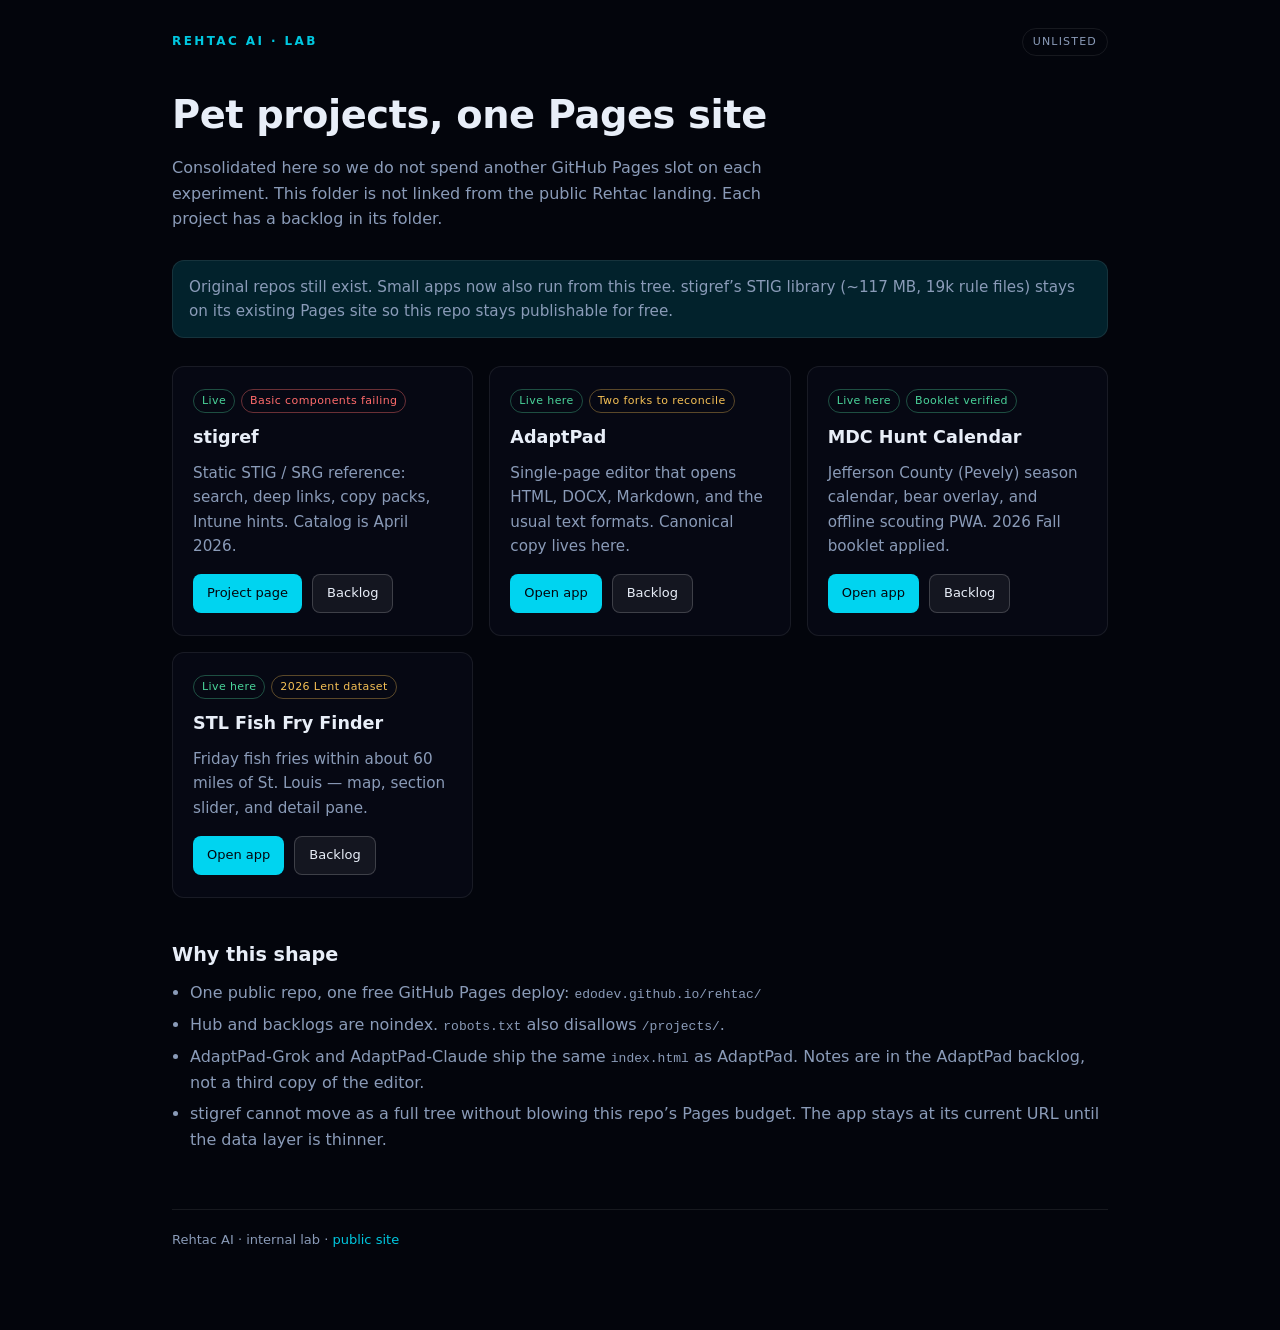
<file: projects/index.html>
<!DOCTYPE html>
<html lang="en">
<head>
  <meta charset="UTF-8" />
  <meta name="viewport" content="width=device-width, initial-scale=1.0" />
  <meta name="robots" content="noindex, nofollow" />
  <title>Projects — Rehtac lab</title>
  <link rel="stylesheet" href="./_assets/lab.css" />
</head>
<body>
  <div class="wrap">
    <div class="top">
      <div class="brand">Rehtac AI · Lab</div>
      <div class="unlisted">Unlisted</div>
    </div>
    <h1>Pet projects, one Pages site</h1>
    <p class="lede">
      Consolidated here so we do not spend another GitHub Pages slot on each experiment.
      This folder is not linked from the public Rehtac landing. Each project has a backlog in its folder.
    </p>
    <div class="banner">
      Original repos still exist. Small apps now also run from this tree.
      stigref’s STIG library (~117 MB, 19k rule files) stays on its existing Pages site so this repo stays publishable for free.
    </div>

    <div class="grid">
      <article class="card">
        <div class="meta">
          <span class="chip live">Live</span>
          <span class="chip fail">Basic components failing</span>
        </div>
        <h2>stigref</h2>
        <p>Static STIG / SRG reference: search, deep links, copy packs, Intune hints. Catalog is April 2026.</p>
        <div class="actions">
          <a class="btn btn-primary" href="./stigref/">Project page</a>
          <a class="btn btn-ghost" href="./stigref/backlog.html">Backlog</a>
        </div>
      </article>

      <article class="card">
        <div class="meta">
          <span class="chip live">Live here</span>
          <span class="chip warn">Two forks to reconcile</span>
        </div>
        <h2>AdaptPad</h2>
        <p>Single-page editor that opens HTML, DOCX, Markdown, and the usual text formats. Canonical copy lives here.</p>
        <div class="actions">
          <a class="btn btn-primary" href="./adaptpad/">Open app</a>
          <a class="btn btn-ghost" href="./adaptpad/backlog.html">Backlog</a>
        </div>
      </article>

      <article class="card">
        <div class="meta">
          <span class="chip live">Live here</span>
          <span class="chip live">Booklet verified</span>
        </div>
        <h2>MDC Hunt Calendar</h2>
        <p>Jefferson County (Pevely) season calendar, bear overlay, and offline scouting PWA. 2026 Fall booklet applied.</p>
        <div class="actions">
          <a class="btn btn-primary" href="./mdc-hunt-calendar/">Open app</a>
          <a class="btn btn-ghost" href="./mdc-hunt-calendar/backlog.html">Backlog</a>
        </div>
      </article>

      <article class="card">
        <div class="meta">
          <span class="chip live">Live here</span>
          <span class="chip warn">2026 Lent dataset</span>
        </div>
        <h2>STL Fish Fry Finder</h2>
        <p>Friday fish fries within about 60 miles of St. Louis — map, section slider, and detail pane.</p>
        <div class="actions">
          <a class="btn btn-primary" href="./stl-fish-fry-finder/">Open app</a>
          <a class="btn btn-ghost" href="./stl-fish-fry-finder/backlog.html">Backlog</a>
        </div>
      </article>
    </div>

    <section class="section">
      <h2>Why this shape</h2>
      <ul>
        <li>One public repo, one free GitHub Pages deploy: <code>edodev.github.io/rehtac/</code></li>
        <li>Hub and backlogs are noindex. <code>robots.txt</code> also disallows <code>/projects/</code>.</li>
        <li>AdaptPad-Grok and AdaptPad-Claude ship the same <code>index.html</code> as AdaptPad. Notes are in the AdaptPad backlog, not a third copy of the editor.</li>
        <li>stigref cannot move as a full tree without blowing this repo’s Pages budget. The app stays at its current URL until the data layer is thinner.</li>
      </ul>
    </section>

    <footer>
      <p>Rehtac AI · internal lab · <a href="../">public site</a></p>
    </footer>
  </div>
</body>
</html>
</file>
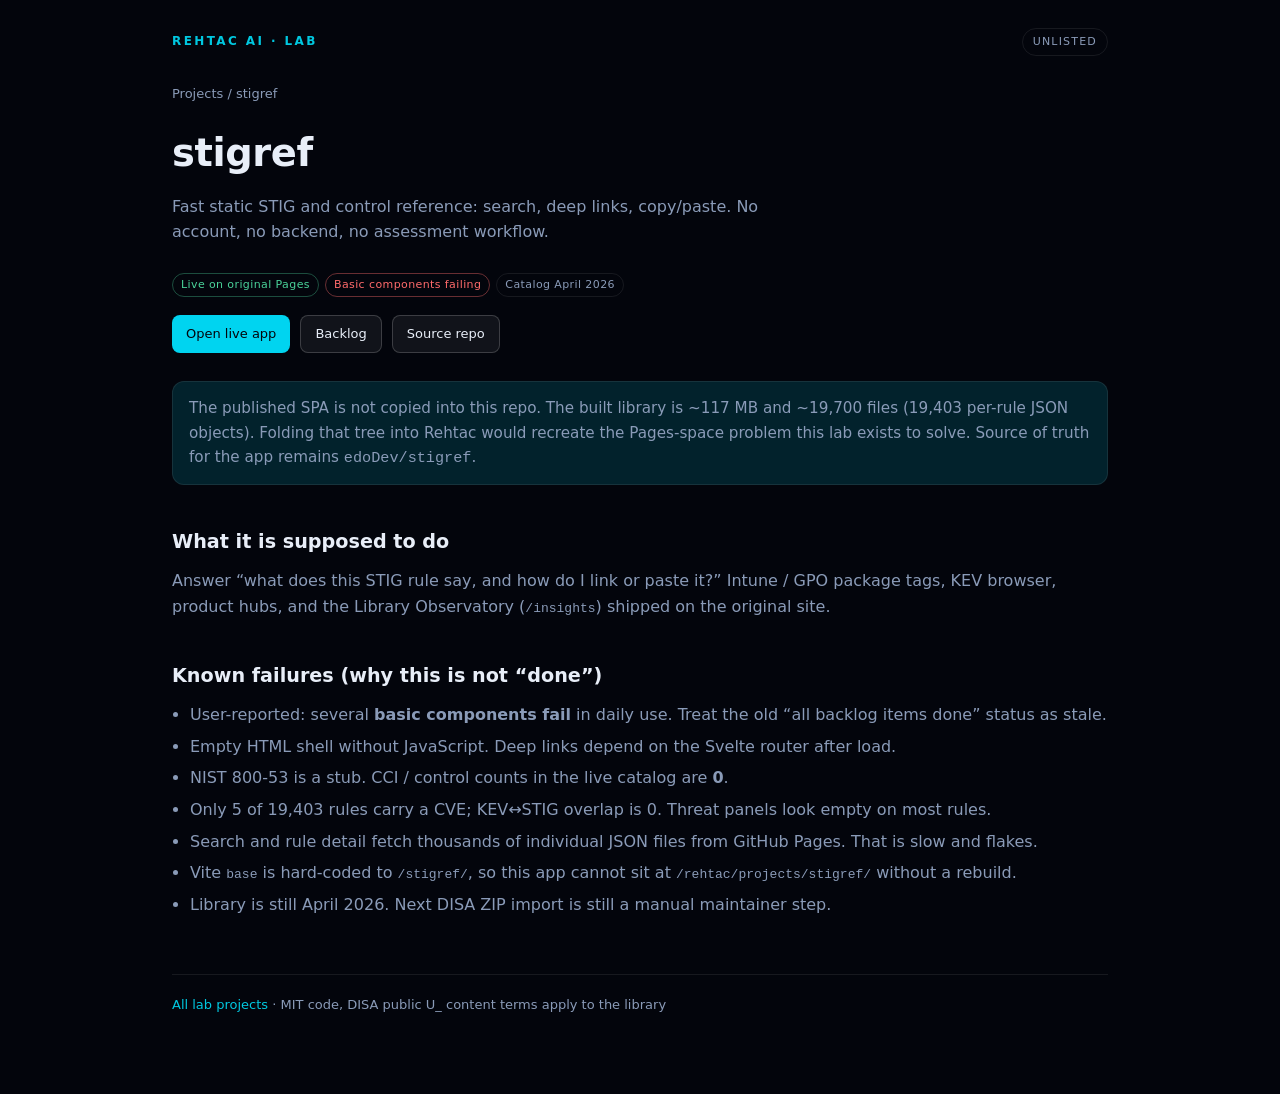
<file: projects/stigref/index.html>
<!DOCTYPE html>
<html lang="en">
<head>
  <meta charset="UTF-8" />
  <meta name="viewport" content="width=device-width, initial-scale=1.0" />
  <meta name="robots" content="noindex, nofollow" />
  <title>stigref — Rehtac lab</title>
  <link rel="stylesheet" href="../_assets/lab.css" />
</head>
<body>
  <div class="wrap">
    <div class="top">
      <div class="brand">Rehtac AI · Lab</div>
      <div class="unlisted">Unlisted</div>
    </div>
    <p class="crumbs"><a href="../">Projects</a> / stigref</p>
    <h1>stigref</h1>
    <p class="lede">
      Fast static STIG and control reference: search, deep links, copy/paste.
      No account, no backend, no assessment workflow.
    </p>
    <div class="meta" style="margin-bottom:18px;">
      <span class="chip live">Live on original Pages</span>
      <span class="chip fail">Basic components failing</span>
      <span class="chip">Catalog April 2026</span>
    </div>
    <div class="actions" style="margin-bottom:28px;">
      <a class="btn btn-primary" href="https://edodev.github.io/stigref/">Open live app</a>
      <a class="btn btn-ghost" href="./backlog.html">Backlog</a>
      <a class="btn btn-ghost" href="https://github.com/edoDev/stigref">Source repo</a>
    </div>

    <div class="banner">
      The published SPA is not copied into this repo. The built library is ~117 MB and ~19,700 files
      (19,403 per-rule JSON objects). Folding that tree into Rehtac would recreate the Pages-space problem
      this lab exists to solve. Source of truth for the app remains <code>edoDev/stigref</code>.
    </div>

    <section class="section">
      <h2>What it is supposed to do</h2>
      <p>
        Answer “what does this STIG rule say, and how do I link or paste it?”
        Intune / GPO package tags, KEV browser, product hubs, and the Library Observatory
        (<code>/insights</code>) shipped on the original site.
      </p>
    </section>

    <section class="section">
      <h2>Known failures (why this is not “done”)</h2>
      <ul>
        <li>User-reported: several <strong>basic components fail</strong> in daily use. Treat the old “all backlog items done” status as stale.</li>
        <li>Empty HTML shell without JavaScript. Deep links depend on the Svelte router after load.</li>
        <li>NIST 800-53 is a stub. CCI / control counts in the live catalog are <strong>0</strong>.</li>
        <li>Only 5 of 19,403 rules carry a CVE; KEV↔STIG overlap is 0. Threat panels look empty on most rules.</li>
        <li>Search and rule detail fetch thousands of individual JSON files from GitHub Pages. That is slow and flakes.</li>
        <li>Vite <code>base</code> is hard-coded to <code>/stigref/</code>, so this app cannot sit at <code>/rehtac/projects/stigref/</code> without a rebuild.</li>
        <li>Library is still April 2026. Next DISA ZIP import is still a manual maintainer step.</li>
      </ul>
    </section>

    <footer>
      <p><a href="../">All lab projects</a> · MIT code, DISA public U_ content terms apply to the library</p>
    </footer>
  </div>
</body>
</html>
</file>
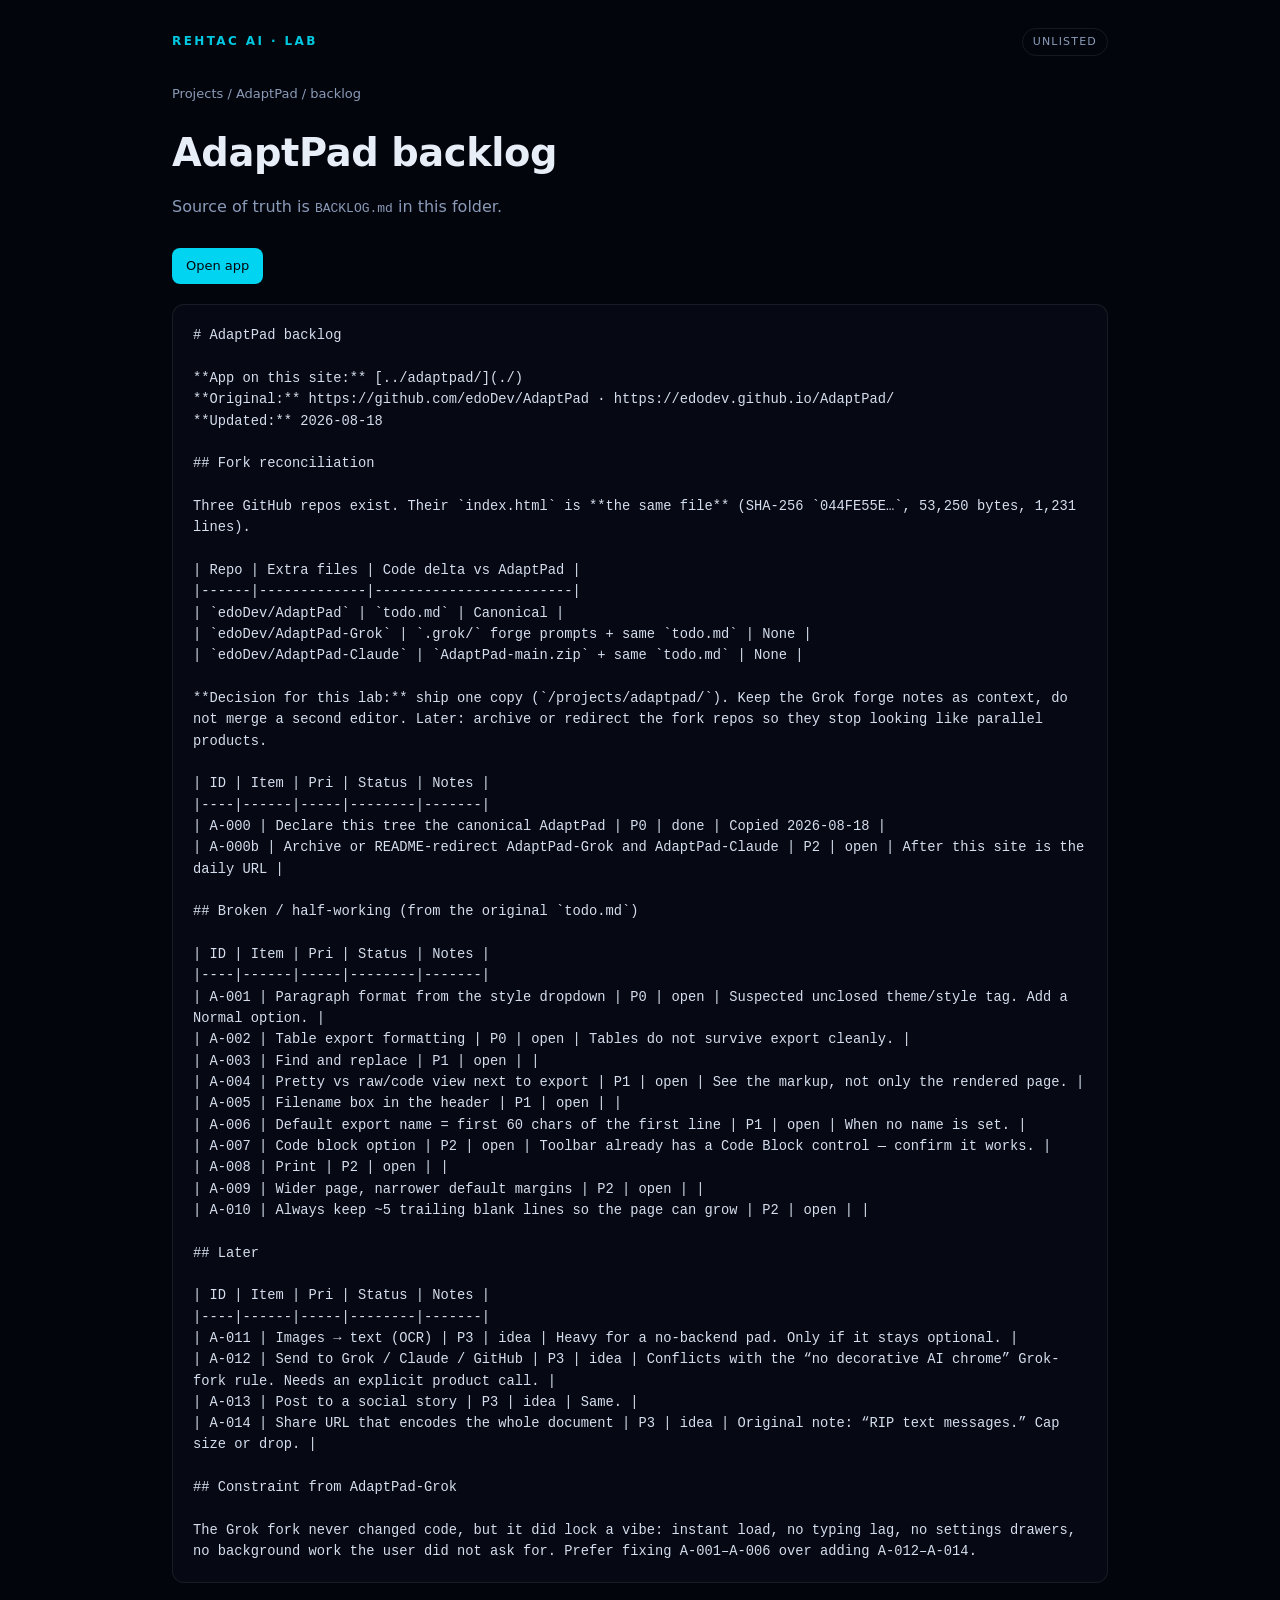
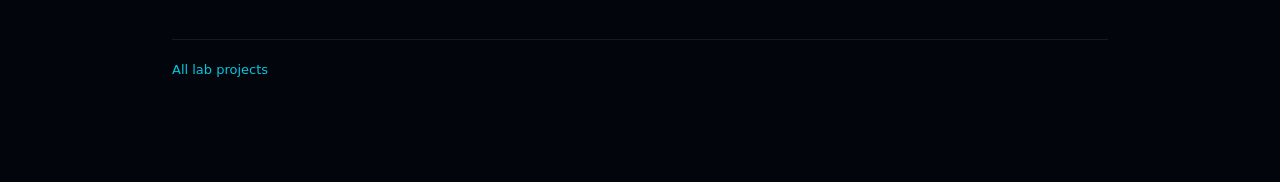
<file: projects/adaptpad/backlog.html>
<!DOCTYPE html>
<html lang="en">
<head>
  <meta charset="UTF-8" />
  <meta name="viewport" content="width=device-width, initial-scale=1.0" />
  <meta name="robots" content="noindex, nofollow" />
  <title>AdaptPad backlog — Rehtac lab</title>
  <link rel="stylesheet" href="../_assets/lab.css" />
</head>
<body>
  <div class="wrap">
    <div class="top">
      <div class="brand">Rehtac AI · Lab</div>
      <div class="unlisted">Unlisted</div>
    </div>
    <p class="crumbs"><a href="../">Projects</a> / <a href="./">AdaptPad</a> / backlog</p>
    <h1>AdaptPad backlog</h1>
    <p class="lede">Source of truth is <code>BACKLOG.md</code> in this folder.</p>
    <div class="actions" style="margin-bottom:20px;">
      <a class="btn btn-primary" href="./">Open app</a>
    </div>
    <pre id="backlog" class="md">Loading BACKLOG.md…</pre>
    <footer><p><a href="../">All lab projects</a></p></footer>
  </div>
  <script src="../_assets/backlog.js"></script>
</body>
</html>
</file>
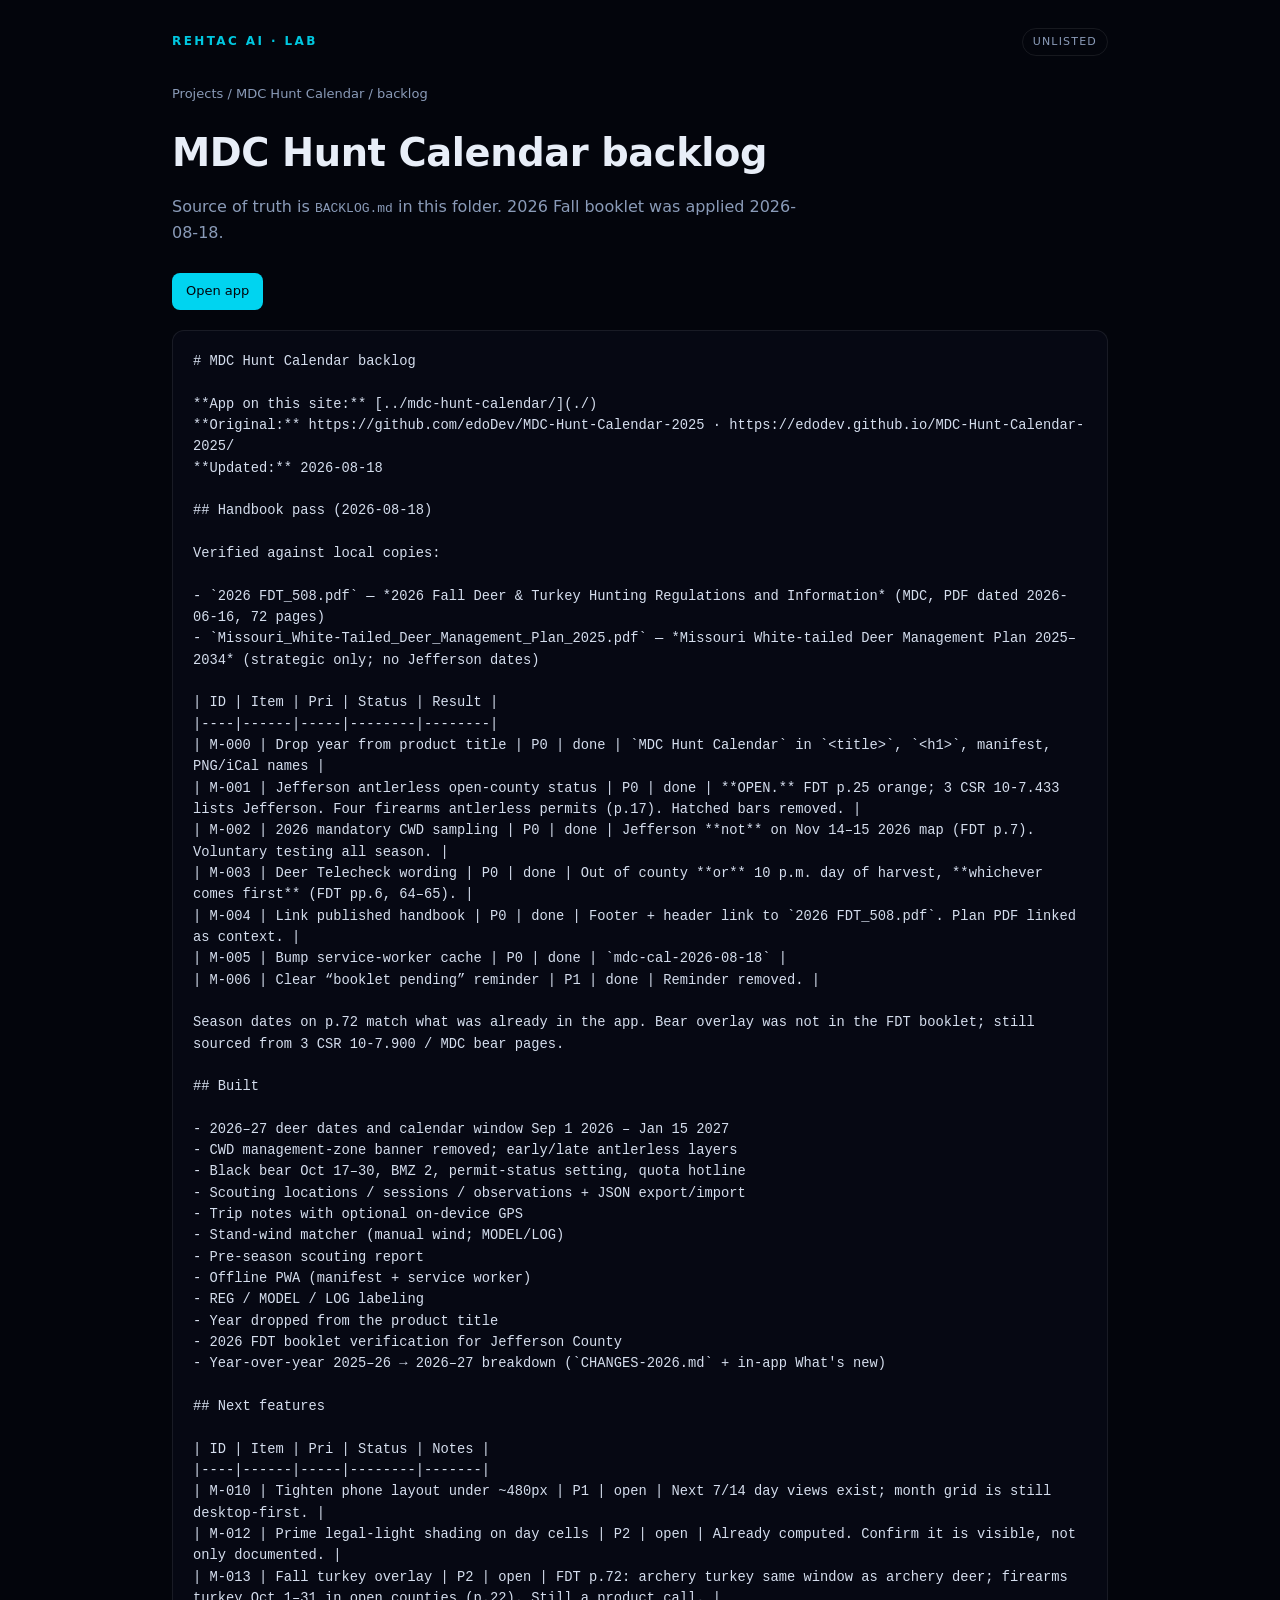
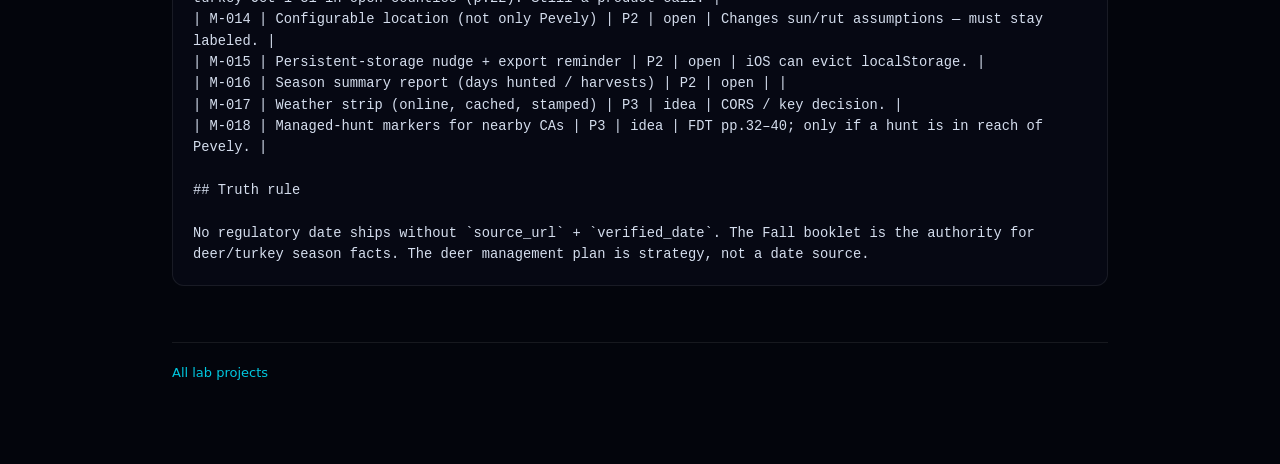
<file: projects/mdc-hunt-calendar/backlog.html>
<!DOCTYPE html>
<html lang="en">
<head>
  <meta charset="UTF-8" />
  <meta name="viewport" content="width=device-width, initial-scale=1.0" />
  <meta name="robots" content="noindex, nofollow" />
  <title>MDC Hunt Calendar backlog — Rehtac lab</title>
  <link rel="stylesheet" href="../_assets/lab.css" />
</head>
<body>
  <div class="wrap">
    <div class="top">
      <div class="brand">Rehtac AI · Lab</div>
      <div class="unlisted">Unlisted</div>
    </div>
    <p class="crumbs"><a href="../">Projects</a> / <a href="./">MDC Hunt Calendar</a> / backlog</p>
    <h1>MDC Hunt Calendar backlog</h1>
    <p class="lede">Source of truth is <code>BACKLOG.md</code> in this folder. 2026 Fall booklet was applied 2026-08-18.</p>
    <div class="actions" style="margin-bottom:20px;">
      <a class="btn btn-primary" href="./">Open app</a>
    </div>
    <pre id="backlog" class="md">Loading BACKLOG.md…</pre>
    <footer><p><a href="../">All lab projects</a></p></footer>
  </div>
  <script src="../_assets/backlog.js"></script>
</body>
</html>
</file>
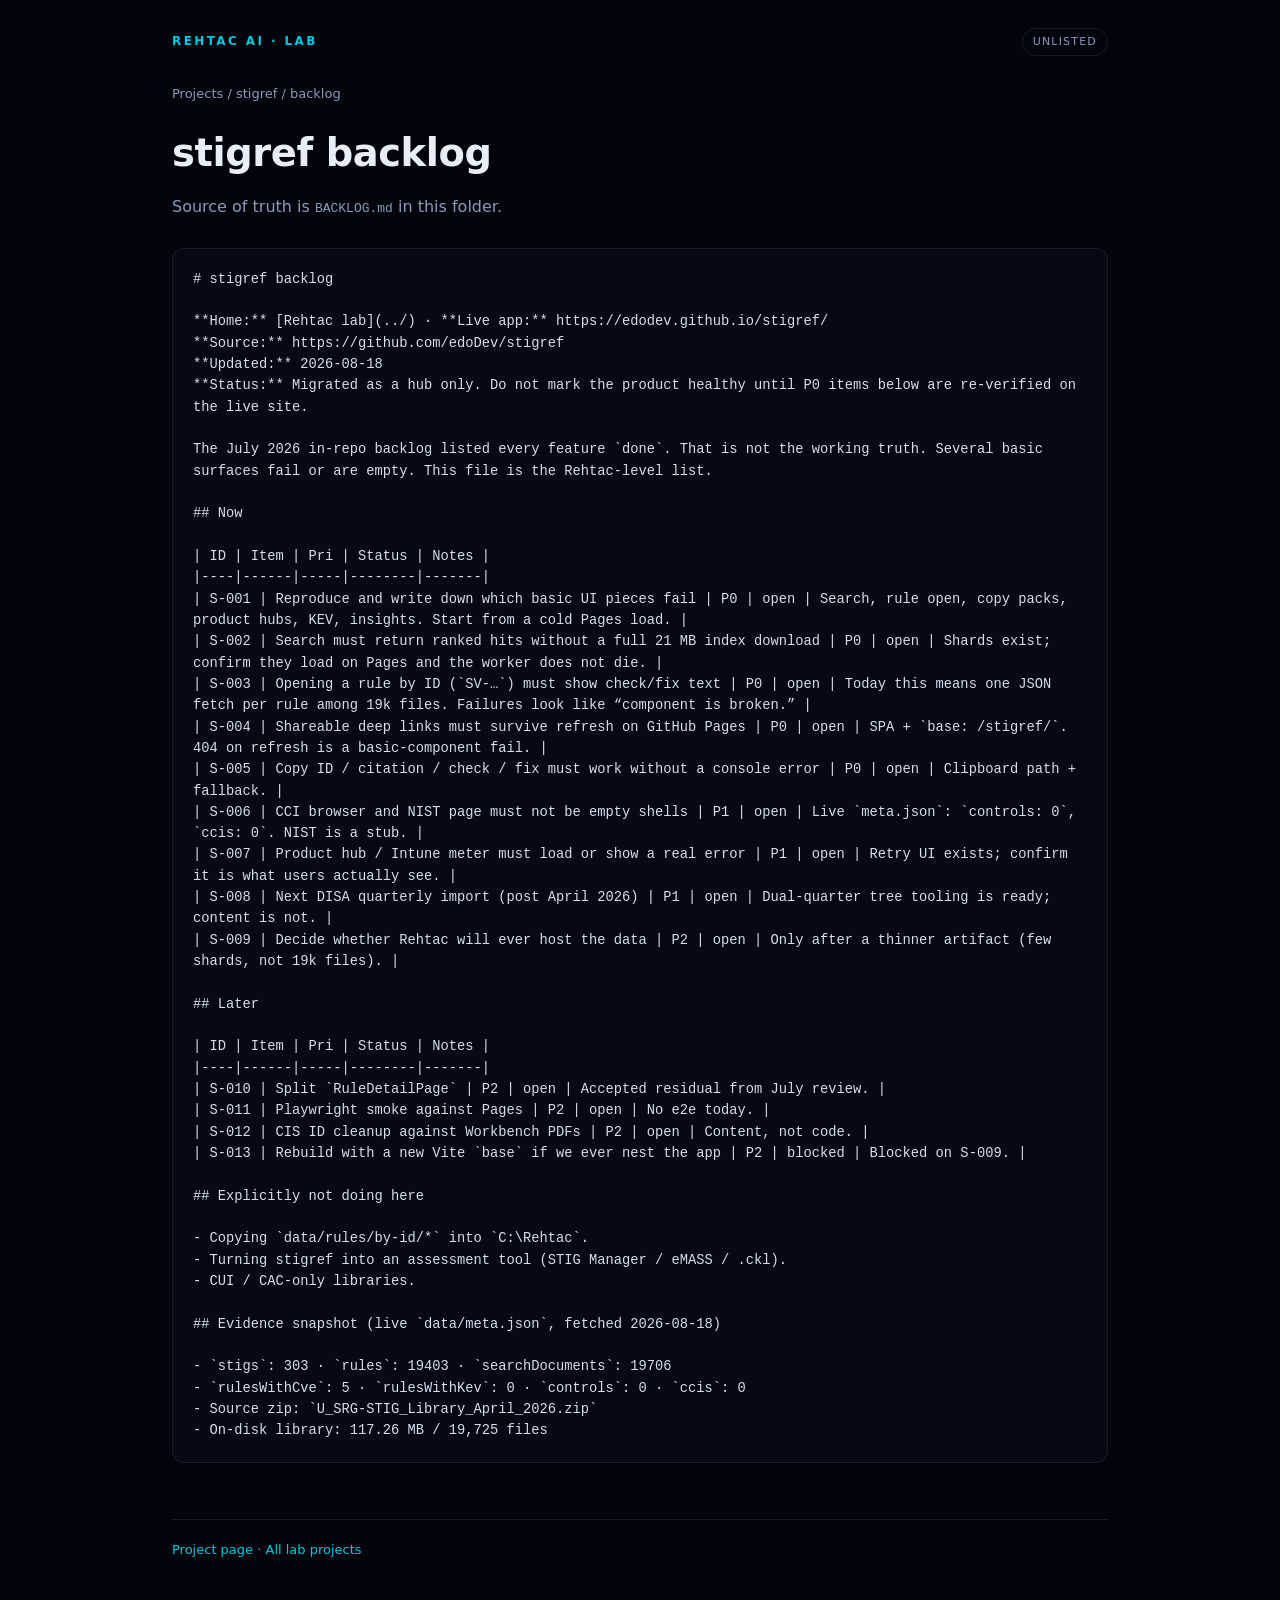
<file: projects/stigref/backlog.html>
<!DOCTYPE html>
<html lang="en">
<head>
  <meta charset="UTF-8" />
  <meta name="viewport" content="width=device-width, initial-scale=1.0" />
  <meta name="robots" content="noindex, nofollow" />
  <title>stigref backlog — Rehtac lab</title>
  <link rel="stylesheet" href="../_assets/lab.css" />
</head>
<body>
  <div class="wrap">
    <div class="top">
      <div class="brand">Rehtac AI · Lab</div>
      <div class="unlisted">Unlisted</div>
    </div>
    <p class="crumbs"><a href="../">Projects</a> / <a href="./">stigref</a> / backlog</p>
    <h1>stigref backlog</h1>
    <p class="lede">Source of truth is <code>BACKLOG.md</code> in this folder.</p>
    <pre id="backlog" class="md">Loading BACKLOG.md…</pre>
    <footer><p><a href="./">Project page</a> · <a href="../">All lab projects</a></p></footer>
  </div>
  <script src="../_assets/backlog.js"></script>
</body>
</html>
</file>
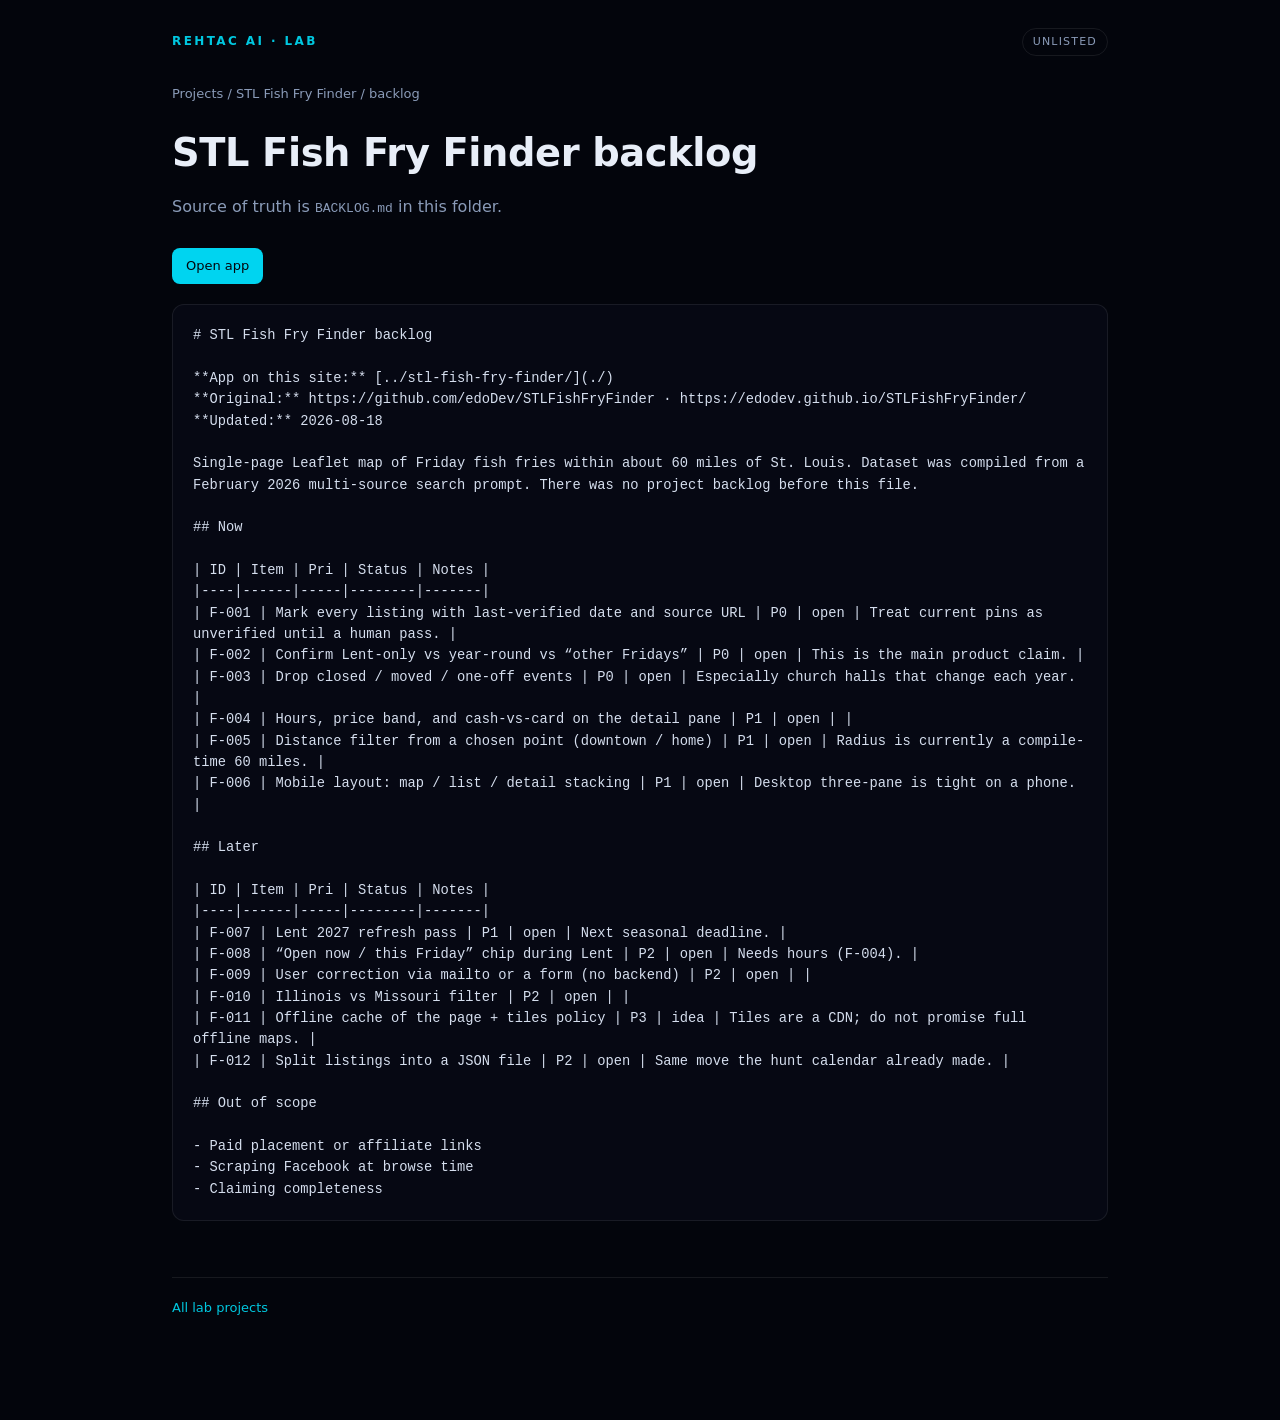
<file: projects/stl-fish-fry-finder/backlog.html>
<!DOCTYPE html>
<html lang="en">
<head>
  <meta charset="UTF-8" />
  <meta name="viewport" content="width=device-width, initial-scale=1.0" />
  <meta name="robots" content="noindex, nofollow" />
  <title>STL Fish Fry Finder backlog — Rehtac lab</title>
  <link rel="stylesheet" href="../_assets/lab.css" />
</head>
<body>
  <div class="wrap">
    <div class="top">
      <div class="brand">Rehtac AI · Lab</div>
      <div class="unlisted">Unlisted</div>
    </div>
    <p class="crumbs"><a href="../">Projects</a> / <a href="./">STL Fish Fry Finder</a> / backlog</p>
    <h1>STL Fish Fry Finder backlog</h1>
    <p class="lede">Source of truth is <code>BACKLOG.md</code> in this folder.</p>
    <div class="actions" style="margin-bottom:20px;">
      <a class="btn btn-primary" href="./">Open app</a>
    </div>
    <pre id="backlog" class="md">Loading BACKLOG.md…</pre>
    <footer><p><a href="../">All lab projects</a></p></footer>
  </div>
  <script src="../_assets/backlog.js"></script>
</body>
</html>
</file>
<file: projects/_assets/lab.css>
:root {
  --bg: #03050c;
  --text: #e8eef8;
  --muted: #8a9bb8;
  --accent: #00c8e0;
  --accent-soft: rgba(0, 200, 224, 0.15);
  --border: rgba(255,255,255,0.08);
  --card: rgba(8,12,24,0.65);
  --p0: #ff6b6b;
  --p1: #f5c055;
  --p2: #7eb0ff;
  --done: #4ad39a;
}
* { margin: 0; padding: 0; box-sizing: border-box; }
html { scroll-behavior: smooth; }
body {
  background: var(--bg);
  color: var(--text);
  font-family: 'Segoe UI', system-ui, -apple-system, sans-serif;
  line-height: 1.6;
  min-height: 100vh;
}
a { color: var(--accent); text-decoration: none; }
a:hover { text-decoration: underline; }
.wrap { max-width: 980px; margin: 0 auto; padding: 28px 22px 80px; }
.top {
  display: flex; justify-content: space-between; align-items: center;
  gap: 16px; flex-wrap: wrap; margin-bottom: 28px;
}
.brand {
  font-size: 12px; font-weight: 600; letter-spacing: 2.4px;
  text-transform: uppercase; color: var(--accent);
}
.unlisted {
  font-size: 11px; letter-spacing: 1.2px; text-transform: uppercase;
  color: var(--muted); border: 1px solid var(--border);
  padding: 4px 10px; border-radius: 999px;
}
h1 { font-size: clamp(1.7rem, 4vw, 2.4rem); font-weight: 600; letter-spacing: -0.4px; margin-bottom: 10px; }
.lede { color: var(--muted); max-width: 640px; margin-bottom: 28px; }
.crumbs { font-size: 13px; color: var(--muted); margin-bottom: 18px; }
.crumbs a { color: var(--muted); }
.banner {
  border: 1px solid var(--border);
  background: var(--accent-soft);
  border-radius: 12px;
  padding: 14px 16px;
  color: var(--muted);
  font-size: 0.95rem;
  margin-bottom: 28px;
}
.grid {
  display: grid;
  grid-template-columns: repeat(auto-fit, minmax(260px, 1fr));
  gap: 16px;
}
.card {
  background: var(--card);
  border: 1px solid var(--border);
  border-radius: 12px;
  padding: 22px 20px;
  display: flex;
  flex-direction: column;
  gap: 10px;
}
.card h2 { font-size: 1.1rem; font-weight: 600; }
.card p { color: var(--muted); font-size: 0.95rem; flex: 1; }
.meta { display: flex; flex-wrap: wrap; gap: 6px; }
.chip {
  font-size: 11px; letter-spacing: 0.4px;
  border: 1px solid var(--border); border-radius: 999px;
  padding: 2px 8px; color: var(--muted);
}
.chip.live { color: var(--done); border-color: rgba(74,211,154,0.35); }
.chip.warn { color: var(--p1); border-color: rgba(245,192,85,0.35); }
.chip.fail { color: var(--p0); border-color: rgba(255,107,107,0.4); }
.actions { display: flex; flex-wrap: wrap; gap: 10px; margin-top: 6px; }
.btn {
  display: inline-flex; align-items: center;
  padding: 8px 14px; border-radius: 8px; font-size: 13px; font-weight: 500;
  text-decoration: none;
}
.btn:hover { text-decoration: none; }
.btn-primary { background: #00d4f0; color: #03050c; }
.btn-primary:hover { background: #33e0ff; }
.btn-ghost {
  background: rgba(255,255,255,0.06);
  color: var(--text);
  border: 1px solid rgba(255,255,255,0.18);
}
.section { margin-top: 42px; }
.section h2 { font-size: 1.2rem; margin-bottom: 10px; }
.section p, .section li { color: var(--muted); }
.section ul { padding-left: 18px; }
.section li { margin: 6px 0; }
table { width: 100%; border-collapse: collapse; font-size: 0.92rem; margin: 16px 0; }
th, td { text-align: left; padding: 8px 10px; border-bottom: 1px solid var(--border); vertical-align: top; }
th { color: var(--accent); font-size: 12px; letter-spacing: 0.6px; text-transform: uppercase; font-weight: 600; }
td strong { color: var(--text); }
.pri-p0 { color: var(--p0); font-weight: 600; }
.pri-p1 { color: var(--p1); font-weight: 600; }
.pri-p2 { color: var(--p2); font-weight: 600; }
.pri-done { color: var(--done); }
footer { margin-top: 56px; padding-top: 20px; border-top: 1px solid var(--border); color: var(--muted); font-size: 13px; }
.md {
  white-space: pre-wrap;
  font-family: ui-monospace, 'Cascadia Mono', Consolas, monospace;
  font-size: 0.86rem;
  line-height: 1.55;
  color: #d5deee;
  background: rgba(8,12,24,0.65);
  border: 1px solid var(--border);
  border-radius: 12px;
  padding: 20px;
  overflow-x: auto;
}
</file>
